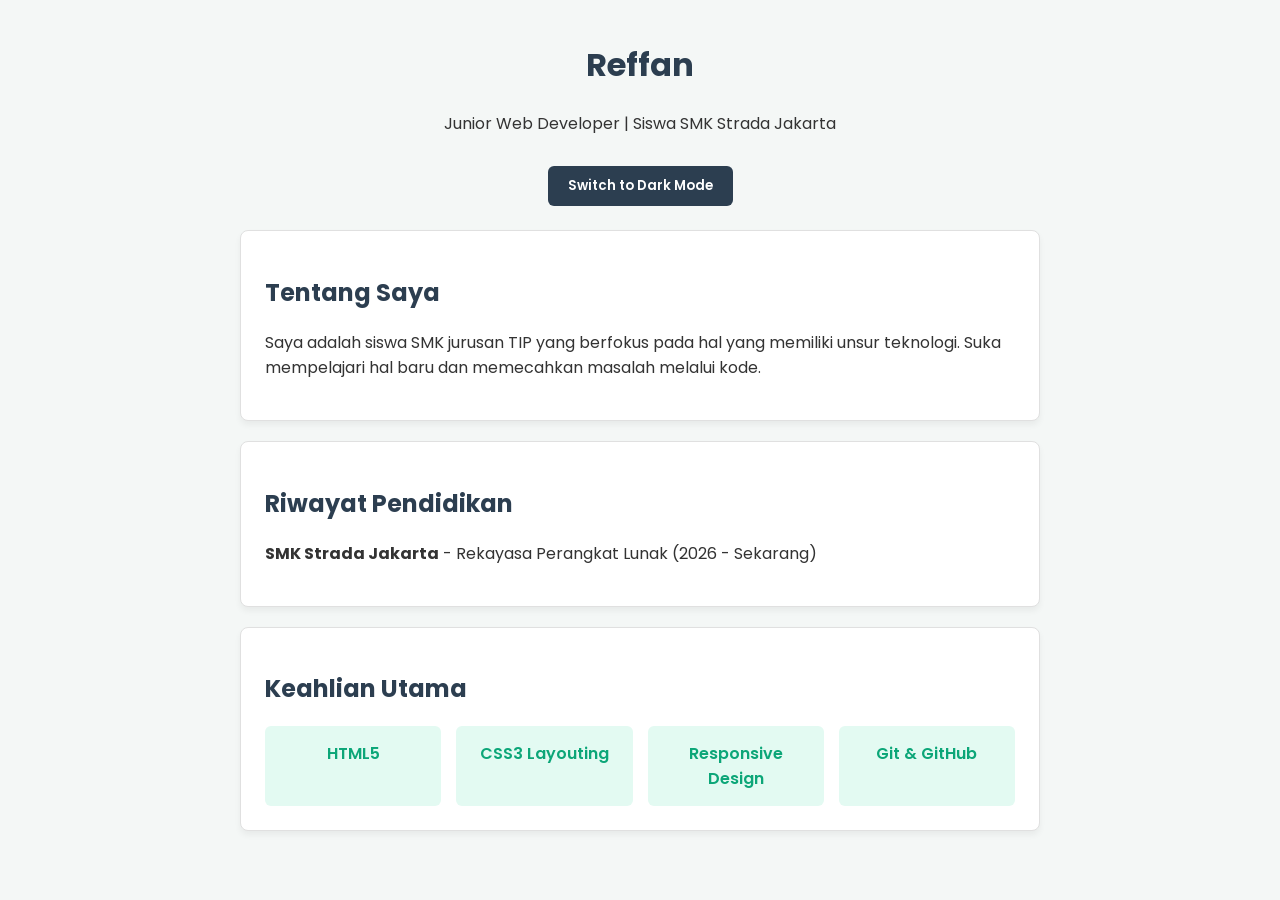
<file: reffan pemdas x tip 3/job3/index.html>
<!DOCTYPE html>
<html lang="id">
<head>
    <meta charset="UTF-8">
    <meta name="viewport" content="width=device-width, initial-scale=1.0">
    <title>Reffan</title>
    <link rel="stylesheet" href="style.css">
</head>
<body>
    <div class="cv-container">
        <header class="cv-header">
            <h1>Reffan</h1>
            <p>Junior Web Developer | Siswa SMK Strada Jakarta</p>
        </header>
        <div class="toggle-container">
            <button class="btn-toggle" id="themeToggleBtn" type="button">
                Switch to Dark Mode
            </button>
        </div>
        <section class="cv-card">
            <h2>Tentang Saya</h2>
            <p>Saya adalah siswa SMK jurusan TIP yang berfokus pada hal yang memiliki unsur teknologi. Suka mempelajari hal baru dan memecahkan masalah melalui kode.</p>
        </section>
        <section class="cv-card">
            <h2>Riwayat Pendidikan</h2>
            <p><strong>SMK Strada Jakarta</strong> - Rekayasa Perangkat Lunak (2026 - Sekarang)</p>
        </section>
        <section class="cv-card">
            <h2>Keahlian Utama</h2>
            <div class="skills-container">
                <div class="skill-item">HTML5</div>
                <div class="skill-item">CSS3 Layouting</div>
                <div class="skill-item">Responsive Design</div>
                <div class="skill-item">Git &amp; GitHub</div>
            </div>
        </section>
    </div>
    <script src="script.js"></script>
</body>
</html>
</file>
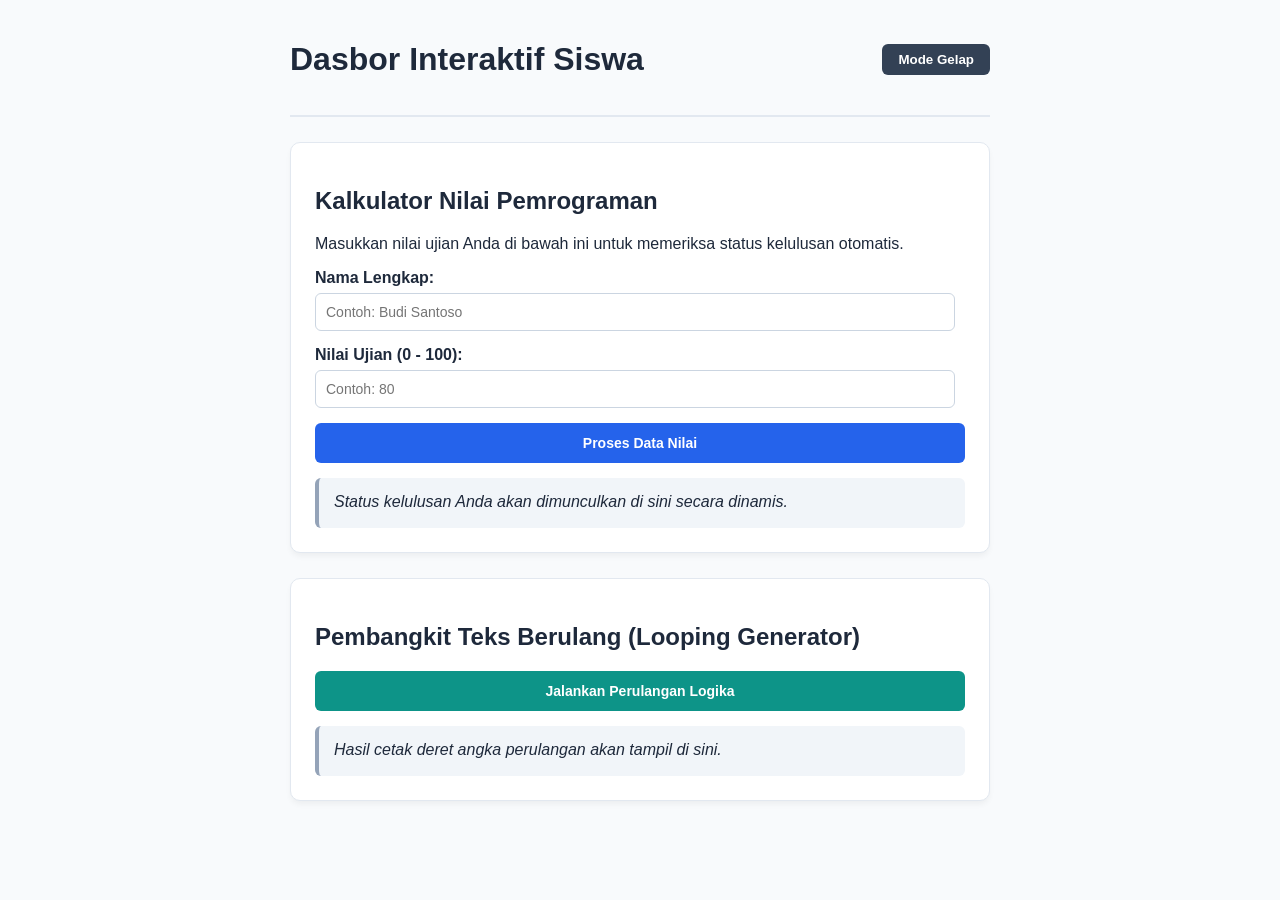
<file: reffan pemdas x tip 3/job4/index.html>
<!DOCTYPE html>
<html lang="id">
<head>
    <meta charset="UTF-8">
    <meta name="viewport" content="width=device-width, initial-scale=1.0">
    <title>Web Interaktif JavaScript - X RPL</title>
    <link rel="stylesheet" href="style.css">
</head>
<body>
    <div class="main-container">
        <header class="web-header">
            <h1>Dasbor Interaktif Siswa</h1>
            <button id="btn-togle" class="toggle-theme">Mode Gelap</button>
        </header>

        <section class="widget-card">
            <h2>Kalkulator Nilai Pemrograman</h2>
            <p>Masukkan nilai ujian Anda di bawah ini untuk memeriksa status kelulusan otomatis.</p>
            <div class="input-group">
                <label for="input-nama">Nama Lengkap:</label>
                <input type="text" id="input-nama" placeholder="Contoh: Budi Santoso">
            </div>
            <div class="input-group">
                <label for="input-nilai">Nilai Ujian (0 - 100):</label>
                <input type="number" id="input-nilai" placeholder="Contoh: 80">
            </div>
            <button id="btn-proses" class="action-btn">Proses Data Nilai</button>
            <div id="box-hasil" class="result-box">
                Status kelulusan Anda akan dimunculkan di sini secara dinamis.
            </div>
        </section>
        <section class="widget-card">
            <h2>Pembangkit Teks Berulang (Looping Generator)</h2>
            <button id="btn-loop" class="action-btn variant-btn">Jalankan Perulangan Logika</button>
            <div id="box-loop" class="result-box">
                Hasil cetak deret angka perulangan akan tampil di sini.
            </div>
        </section>
    </div>
    <script src="script.js"></script>
</body>
</html>
</file>
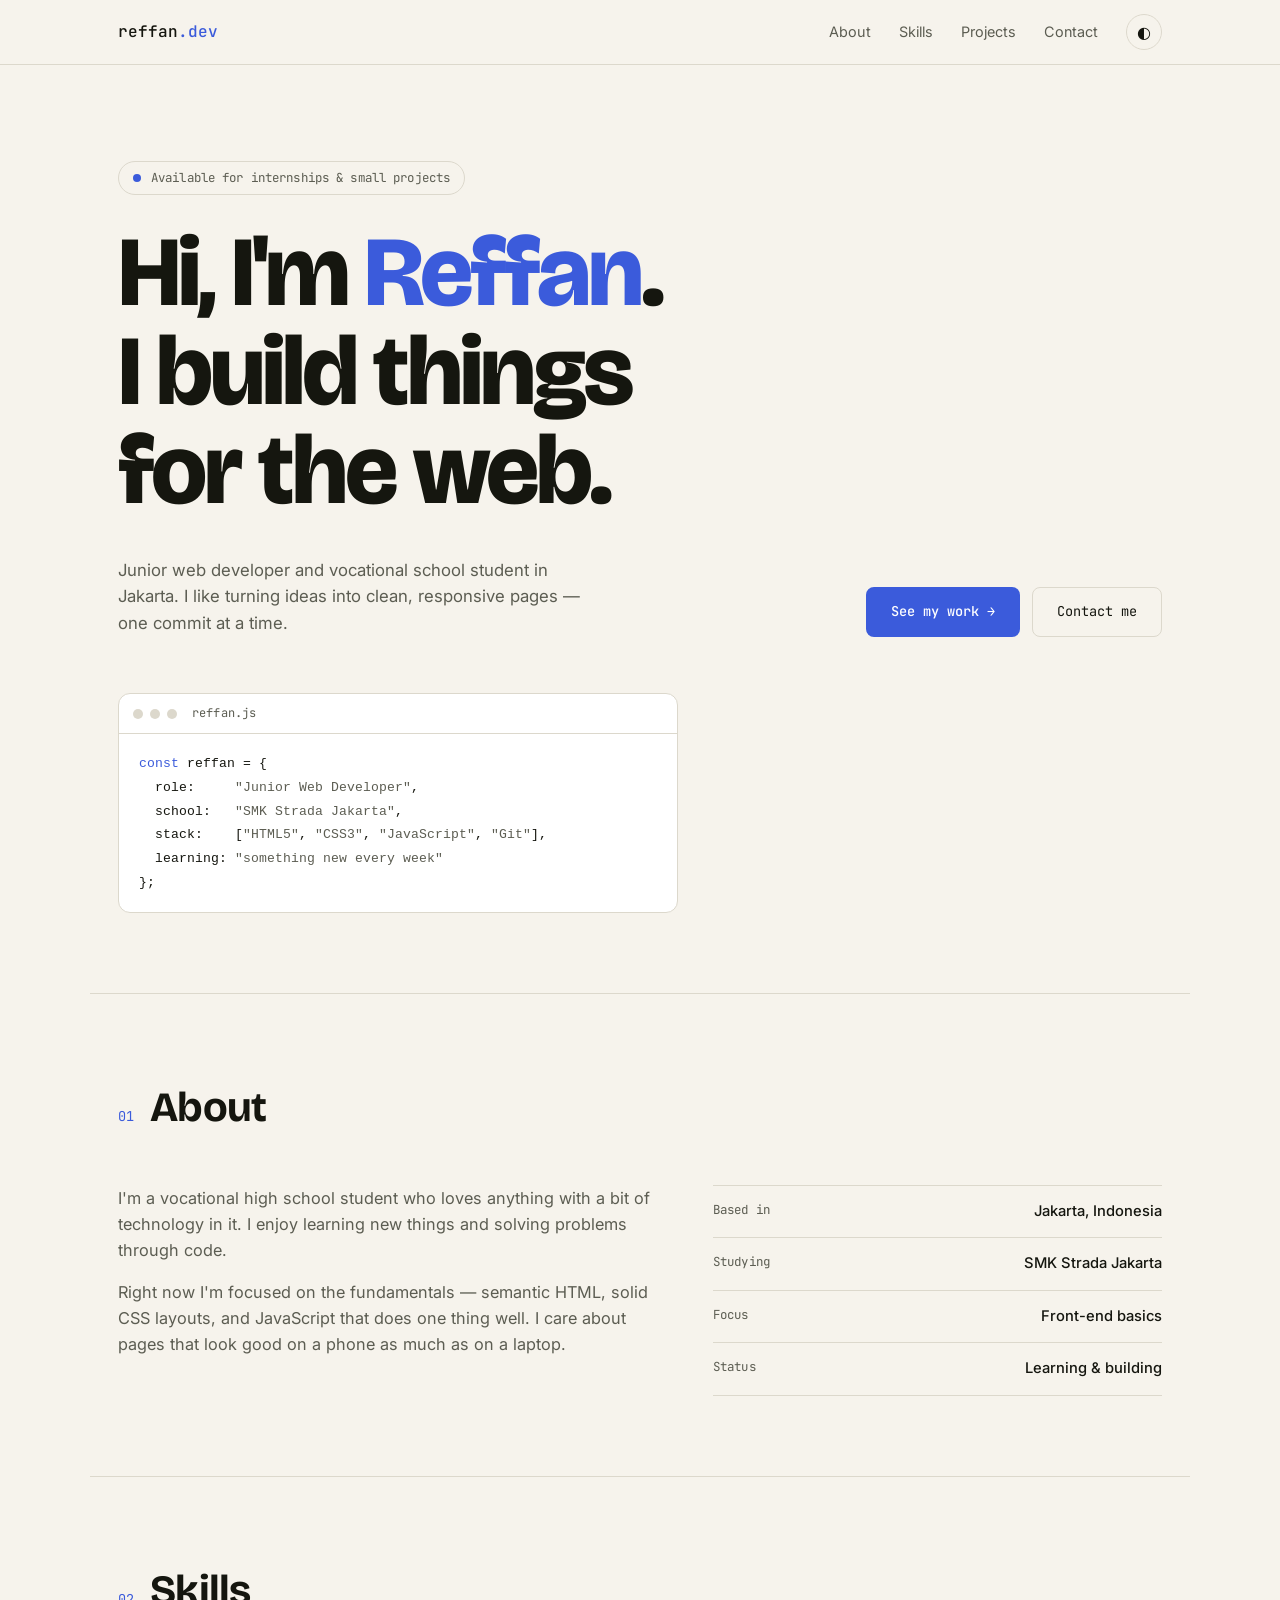
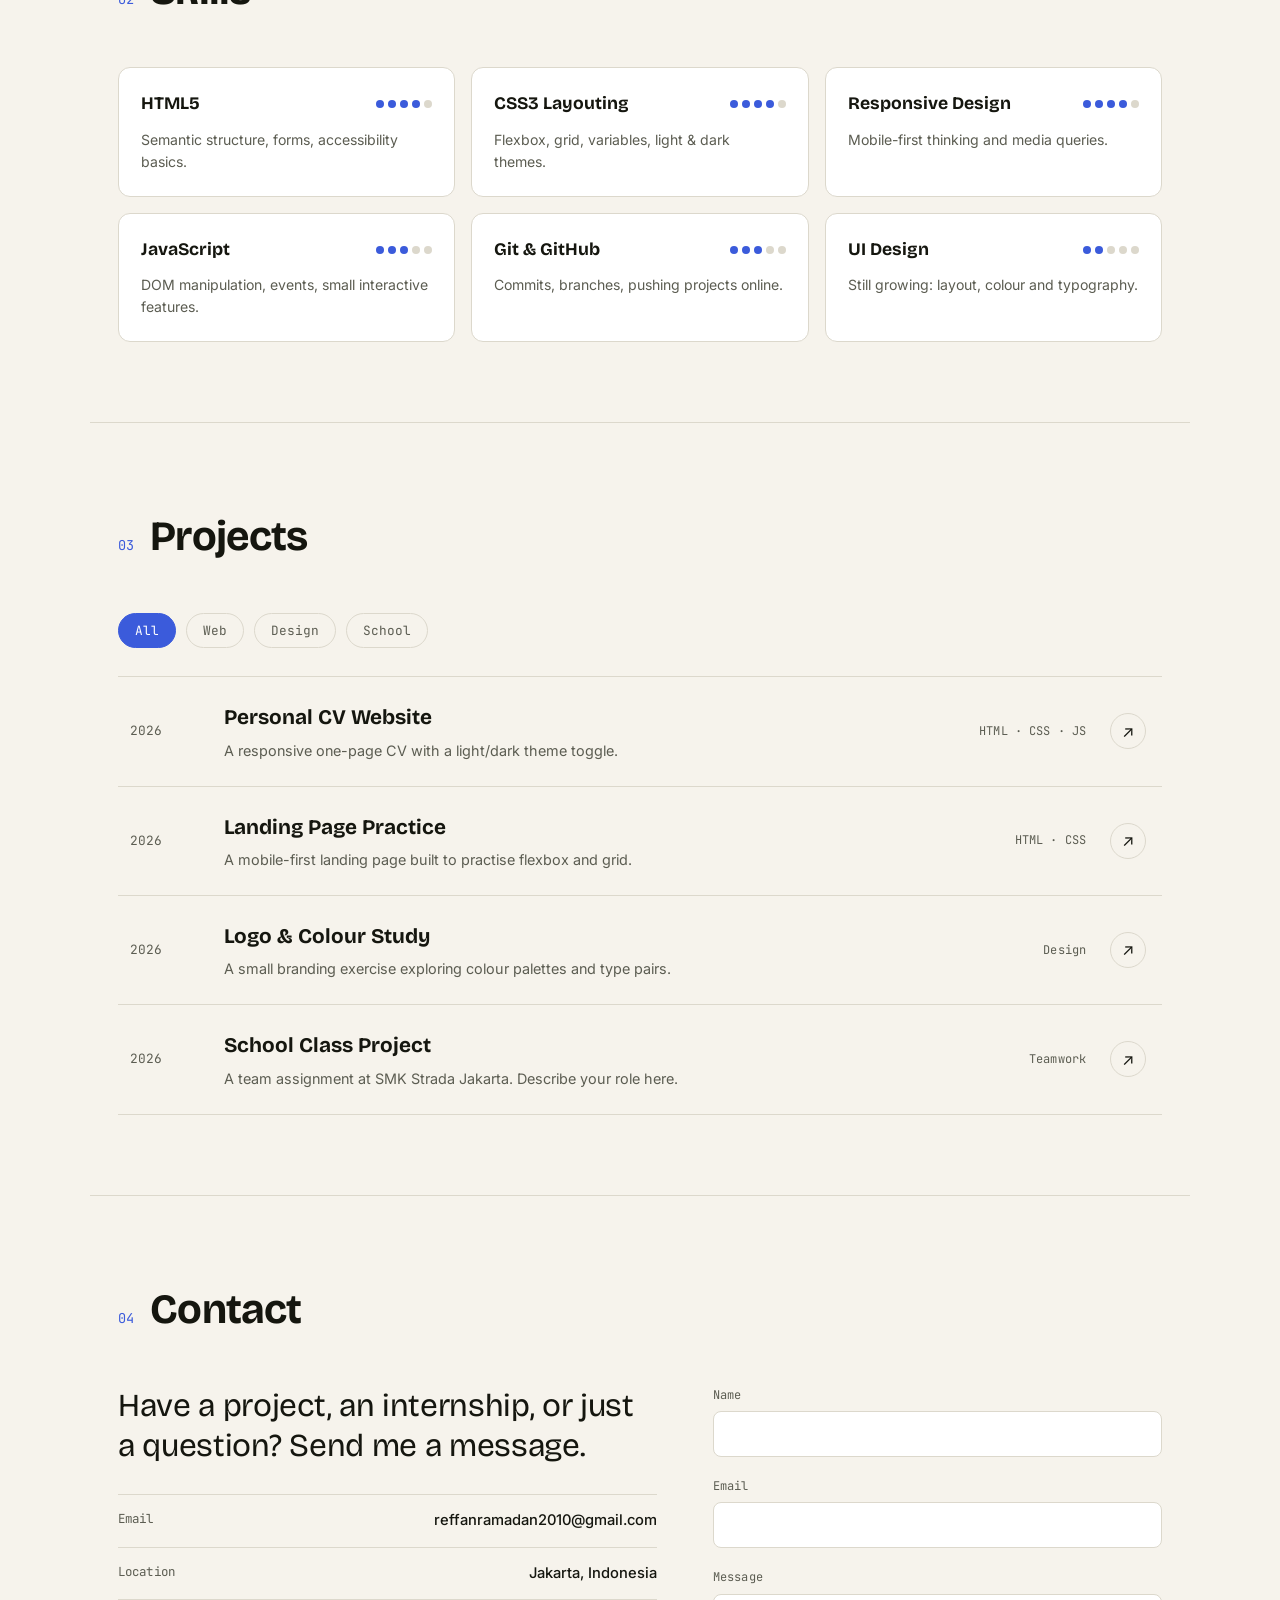
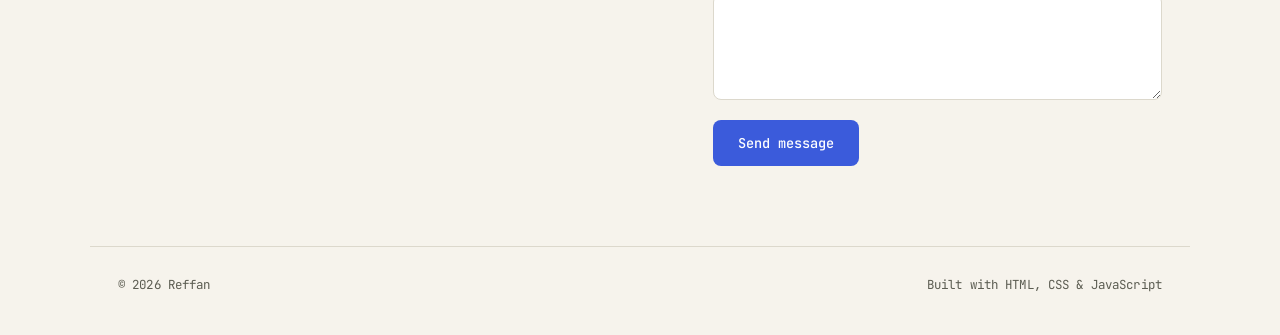
<file: reffan pemdas x tip 3/job6/index.html>
<!DOCTYPE html>
<html lang="en">
<head>
    <meta charset="UTF-8">
    <meta name="viewport" content="width=device-width, initial-scale=1.0">
    <title>Reffan — Junior Web Developer</title>
    <meta name="description" content="Portfolio of Reffan, a junior web developer and vocational school student in Jakarta.">
    <link rel="preconnect" href="https://fonts.googleapis.com">
    <link rel="preconnect" href="https://fonts.gstatic.com" crossorigin>
    <link href="https://fonts.googleapis.com/css2?family=Bricolage+Grotesque:wght@500;700;800&family=Inter:wght@400;500;600&family=JetBrains+Mono:wght@400;500&display=swap" rel="stylesheet">
    <link rel="stylesheet" href="style.css">
</head>
<body>

<header class="site-header">
    <nav class="wrap nav">
        <a href="#top" class="logo">reffan<span>.dev</span></a>
        <div class="nav-right">
            <ul class="nav-links">
                <li><a href="#about">About</a></li>
                <li><a href="#skills">Skills</a></li>
                <li><a href="#projects">Projects</a></li>
                <li><a href="#contact">Contact</a></li>
            </ul>
            <button class="theme-btn" id="themeBtn" type="button" aria-label="Switch to light mode">◐</button>
        </div>
    </nav>
</header>

<main id="top">

    <!-- HERO -->
    <section class="hero wrap">
        <p class="eyebrow mono"><span class="pulse"></span> Available for internships &amp; small projects</p>
        <h1>Hi, I'm <span class="accent">Reffan</span>.<br>I build things<br>for the web.</h1>
        <div class="hero-bottom">
            <p class="lead">Junior web developer and vocational school student in Jakarta. I like turning ideas into clean, responsive pages — one commit at a time.</p>
            <div class="hero-actions">
                <a href="#projects" class="btn btn-primary">See my work →</a>
                <a href="#contact" class="btn btn-ghost">Contact me</a>
            </div>
        </div>
        <div class="code-card mono" aria-hidden="true">
            <div class="code-bar"><i></i><i></i><i></i><span>reffan.js</span></div>
<pre><code><span class="c-k">const</span> <span class="c-v">reffan</span> = {
  role:     <span class="c-s">"Junior Web Developer"</span>,
  school:   <span class="c-s">"SMK Strada Jakarta"</span>,
  stack:    [<span class="c-s">"HTML5"</span>, <span class="c-s">"CSS3"</span>, <span class="c-s">"JavaScript"</span>, <span class="c-s">"Git"</span>],
  learning: <span class="c-s">"something new every week"</span>
};</code></pre>
        </div>
    </section>

    <!-- ABOUT -->
    <section id="about" class="section wrap">
        <div class="sec-head reveal">
            <span class="sec-num mono">01</span>
            <h2>About</h2>
        </div>
        <div class="about-grid">
            <div class="reveal">
                <p>I'm a vocational high school student who loves anything with a bit of technology in it. I enjoy learning new things and solving problems through code.</p>
                <p>Right now I'm focused on the fundamentals — semantic HTML, solid CSS layouts, and JavaScript that does one thing well. I care about pages that look good on a phone as much as on a laptop.</p>
            </div>
            <ul class="facts reveal">
                <li><span class="mono">Based in</span><b>Jakarta, Indonesia</b></li>
                <li><span class="mono">Studying</span><b>SMK Strada Jakarta</b></li>
                <li><span class="mono">Focus</span><b>Front-end basics</b></li>
                <li><span class="mono">Status</span><b>Learning &amp; building</b></li>
            </ul>
        </div>
    </section>

    <!-- SKILLS -->
    <section id="skills" class="section wrap">
        <div class="sec-head reveal">
            <span class="sec-num mono">02</span>
            <h2>Skills</h2>
        </div>
        <div class="skills-grid">
            <div class="skill reveal" data-level="4">
                <div class="skill-top"><h3>HTML5</h3><span class="dots" aria-label="Level 4 of 5"></span></div>
                <p>Semantic structure, forms, accessibility basics.</p>
            </div>
            <div class="skill reveal" data-level="4">
                <div class="skill-top"><h3>CSS3 Layouting</h3><span class="dots" aria-label="Level 4 of 5"></span></div>
                <p>Flexbox, grid, variables, light &amp; dark themes.</p>
            </div>
            <div class="skill reveal" data-level="4">
                <div class="skill-top"><h3>Responsive Design</h3><span class="dots" aria-label="Level 4 of 5"></span></div>
                <p>Mobile-first thinking and media queries.</p>
            </div>
            <div class="skill reveal" data-level="3">
                <div class="skill-top"><h3>JavaScript</h3><span class="dots" aria-label="Level 3 of 5"></span></div>
                <p>DOM manipulation, events, small interactive features.</p>
            </div>
            <div class="skill reveal" data-level="3">
                <div class="skill-top"><h3>Git &amp; GitHub</h3><span class="dots" aria-label="Level 3 of 5"></span></div>
                <p>Commits, branches, pushing projects online.</p>
            </div>
            <div class="skill reveal" data-level="2">
                <div class="skill-top"><h3>UI Design</h3><span class="dots" aria-label="Level 2 of 5"></span></div>
                <p>Still growing: layout, colour and typography.</p>
            </div>
        </div>
    </section>

    <!-- PROJECTS -->
    <section id="projects" class="section wrap">
        <div class="sec-head reveal">
            <span class="sec-num mono">03</span>
            <h2>Projects</h2>
        </div>
        <div class="filters reveal" role="group" aria-label="Filter projects">
            <button class="chip active" data-filter="all" type="button">All</button>
            <button class="chip" data-filter="web" type="button">Web</button>
            <button class="chip" data-filter="design" type="button">Design</button>
            <button class="chip" data-filter="school" type="button">School</button>
        </div>

        <!-- Replace titles, text and links with your real projects -->
        <ul class="proj-list" id="projList">
            <li class="proj reveal" data-cat="web">
                <span class="proj-year mono">2026</span>
                <div class="proj-body">
                    <h3>Personal CV Website</h3>
                    <p>A responsive one-page CV with a light/dark theme toggle.</p>
                </div>
                <span class="proj-tags mono">HTML · CSS · JS</span>
                <a href="#" class="proj-link" aria-label="Open Personal CV Website">↗</a>
            </li>
            <li class="proj reveal" data-cat="web">
                <span class="proj-year mono">2026</span>
                <div class="proj-body">
                    <h3>Landing Page Practice</h3>
                    <p>A mobile-first landing page built to practise flexbox and grid.</p>
                </div>
                <span class="proj-tags mono">HTML · CSS</span>
                <a href="#" class="proj-link" aria-label="Open Landing Page Practice">↗</a>
            </li>
            <li class="proj reveal" data-cat="design">
                <span class="proj-year mono">2026</span>
                <div class="proj-body">
                    <h3>Logo &amp; Colour Study</h3>
                    <p>A small branding exercise exploring colour palettes and type pairs.</p>
                </div>
                <span class="proj-tags mono">Design</span>
                <a href="#" class="proj-link" aria-label="Open Logo and Colour Study">↗</a>
            </li>
            <li class="proj reveal" data-cat="school">
                <span class="proj-year mono">2026</span>
                <div class="proj-body">
                    <h3>School Class Project</h3>
                    <p>A team assignment at SMK Strada Jakarta. Describe your role here.</p>
                </div>
                <span class="proj-tags mono">Teamwork</span>
                <a href="#" class="proj-link" aria-label="Open School Class Project">↗</a>
            </li>
        </ul>
    </section>

    <!-- CONTACT -->
    <section id="contact" class="section wrap">
        <div class="sec-head reveal">
            <span class="sec-num mono">04</span>
            <h2>Contact</h2>
        </div>
        <div class="contact-grid">
            <div class="reveal">
                <p class="big">Have a project, an internship, or just a question? Send me a message.</p>
                <ul class="facts">
                    <li><span class="mono">Email</span><b><a href="mailto:reffanramadan2010@gmail.com">reffanramadan2010@gmail.com</a></b></li>
                    <li><span class="mono">Location</span><b>Jakarta, Indonesia</b></li>
                </ul>
            </div>
            <form id="contactForm" class="reveal" novalidate>
                <div class="field">
                    <label for="cf-name" class="mono">Name</label>
                    <input id="cf-name" name="name" type="text" required autocomplete="name">
                </div>
                <div class="field">
                    <label for="cf-email" class="mono">Email</label>
                    <input id="cf-email" name="email" type="email" required autocomplete="email">
                </div>
                <div class="field">
                    <label for="cf-message" class="mono">Message</label>
                    <textarea id="cf-message" name="message" rows="4" required></textarea>
                </div>
                <div class="submit-row">
                    <button type="submit" class="btn btn-primary">Send message</button>
                    <span id="formMsg" class="mono" role="status" aria-live="polite"></span>
                </div>
            </form>
        </div>
    </section>
</main>

<footer class="wrap footer mono">
    <span>© 2026 Reffan</span>
    <span>Built with HTML, CSS &amp; JavaScript</span>
</footer>

<script src="script.js"></script>
</body>
</html>
</file>
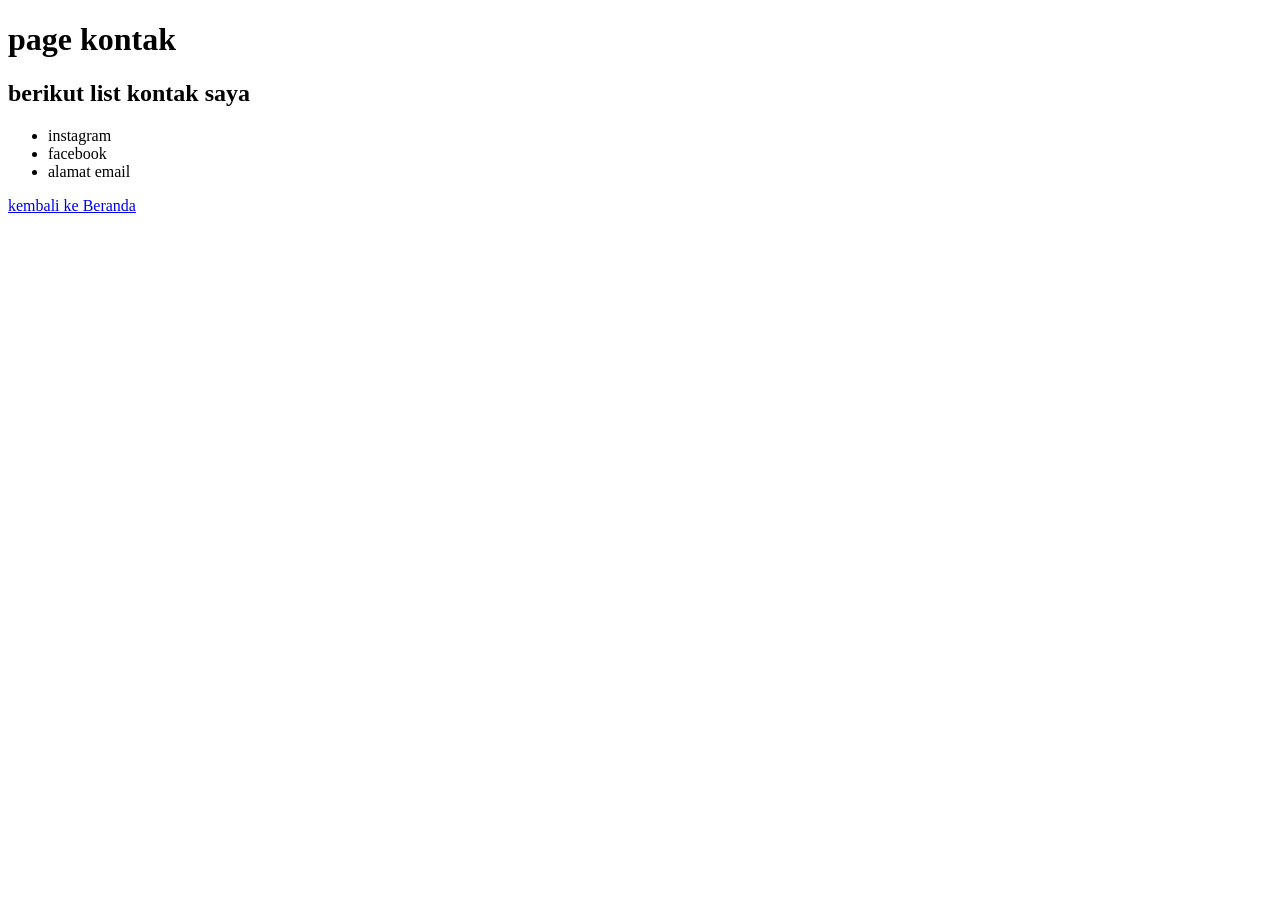
<file: reffan pemdas x tip 3/job2/kontak.html>
<!DOCTYPE html>
<html lang="en">
<head>
    <meta charset="UTF-8">
    <meta name="viewport" content="width=device-width, initial-scale=1.0">
    <title>DOcument</title>
</head>
<body>
    <header>
        <h1>page kontak</h1>
        <h2>berikut list kontak saya</h2>
        <Ul>
            <li>instagram</li>
            <li>facebook</li>
            <li>alamat email</li>
        </Ul>
        <nav>
            <a href="jobsheet2.html">kembali ke Beranda</a>
        </nav>
    </header>

</body>
</html>
</file>
<file: reffan pemdas x tip 3/job3/style.css>
@import url('https://fonts.googleapis.com/css2?family=Poppins:wght@300;400;600&display=swap');
 
/* ---------- Theme colors (light is default) ---------- */
:root {
    --bg: #f4f7f6;
    --text: #333333;
    --heading: #2c3e50;
    --card-bg: #ffffff;
    --card-border: #e0e0e0;
    --card-shadow: rgba(0, 0, 0, 0.05);
    --skill-bg: #e3faf2;
    --skill-text: #0ca678;
    --btn-bg: #2c3e50;
    --btn-text: #ffffff;
}
 
/* Dark: system preference, unless the user forced light */
@media (prefers-color-scheme: dark) {
    :root:not([data-theme="light"]) {
        --bg: #1a1a1a;
        --text: #f5f5f5;
        --heading: #ffffff;
        --card-bg: #2d2d2d;
        --card-border: #444444;
        --card-shadow: rgba(0, 0, 0, 0.3);
        --skill-bg: #1e3d37;
        --skill-text: #12b886;
        --btn-bg: #f4f7f6;
        --btn-text: #1a1a1a;
    }
}
 
/* Dark: user forced dark */
:root[data-theme="dark"] {
    --bg: #1a1a1a;
    --text: #f5f5f5;
    --heading: #ffffff;
    --card-bg: #2d2d2d;
    --card-border: #444444;
    --card-shadow: rgba(0, 0, 0, 0.3);
    --skill-bg: #1e3d37;
    --skill-text: #12b886;
    --btn-bg: #f4f7f6;
    --btn-text: #1a1a1a;
}
 
/* ---------- Base ---------- */
body {
    background-color: var(--bg);
    font-family: 'Poppins', sans-serif;
    color: var(--text);
    margin: 0;
    padding: 20px;
    transition: background-color 0.3s, color 0.3s;
}
 
h1, h2, h3 {
    color: var(--heading);
}
 
.cv-container {
    max-width: 800px;
    margin: 0 auto;
}
 
.cv-header {
    text-align: center;
    margin-bottom: 30px;
}
 
.toggle-container {
    text-align: center;
    margin-bottom: 24px;
}
 
.btn-toggle {
    background-color: var(--btn-bg);
    color: var(--btn-text);
    font-family: inherit;
    font-weight: 600;
    padding: 10px 20px;
    border: none;
    border-radius: 6px;
    cursor: pointer;
}
 
.btn-toggle:hover {
    opacity: 0.85;
}
 
.cv-card {
    background-color: var(--card-bg);
    padding: 24px;
    margin-bottom: 20px;
    border: 1px solid var(--card-border);
    border-radius: 8px;
    box-shadow: 0 4px 6px var(--card-shadow);
}
 
.skills-container {
    display: flex;
    justify-content: space-between;
    flex-wrap: wrap;
    gap: 15px;
}
 
.skill-item {
    flex: 1;
    min-width: 120px;
    background-color: var(--skill-bg);
    color: var(--skill-text);
    font-weight: 600;
    padding: 15px;
    text-align: center;
    border-radius: 6px;
}
 
@media (max-width: 600px) {
    .skills-container {
        flex-direction: column;
    }
    body {
        padding: 10px;
    }
    .cv-card {
        padding: 15px;
    }
}
</file>
<file: reffan pemdas x tip 3/job4/style.css>
body {
    background-color: #f8fafc;
    font-family: 'Segoe UI', Tahoma, Geneva, Verdana, sans-serif;
    color: #1e293b;
    margin: 0;
    padding: 20px;
    transition: background-color 0.3s ease, color 0.3s ease;
}
body.dark-theme {
    background-color: #0f172a;
    color: #f1f5f9;
}
.main-container {
    max-width: 700px;
    margin: 0 auto;
}
.web-header {
    display: flex;
    justify-content: space-between;
    align-items: center;
    margin-bottom: 25px;
    border-bottom: 2px solid #e2e8f0;
    padding-bottom: 15px;
}
.toggle-theme {
    background-color: #334155;
    color: #ffffff;
    border: none;
    padding: 8px 16px;
    border-radius: 6px;
    cursor: pointer;
    font-weight: 600;
}
.widget-card {
    background-color: #ffffff;
    padding: 24px;
    margin-bottom: 25px;
    border: 1px solid #e2e8f0;
    border-radius: 10px;
    box-shadow: 0 4px 6px -1px rgba(0, 0, 0, 0.05);
    transition: background-color 0.3s ease;
}
body.dark-theme .widget-card {
    background-color: #1e293b;
    border-color: #334155;
}
.input-group { margin-bottom: 15px; }
.input-group label { display: block; margin-bottom: 6px; font-weight: 600; }
.input-group input { width: 95%; padding: 10px; border: 1px solid #cbd5e1; border-radius: 6px; font-size: 14px; }
body.dark-theme .input-group input { background-color: #334155; color: white; border-color: #475569; }
.action-btn { background-color: #2563eb; color: white; border: none; padding: 12px 20px; font-size: 14px; font-weight: 600; border-radius: 6px; cursor: pointer; width: 100%; margin-bottom: 15px; }
.action-btn:hover { background-color: #1d4ed8; }
.variant-btn { background-color: #0d9488; }
.variant-btn:hover { background-color: #0f766e; }
.result-box { background-color: #f1f5f9; padding: 15px; border-radius: 6px; border-left: 4px solid #94a3b8; font-style: italic; min-height: 20px; }
body.dark-theme .result-box { background-color: #334155; border-left-color: #64748b; }
</file>
<file: reffan pemdas x tip 3/job6/style.css>
/* ---------- Theme tokens ---------- */
:root {
    --bg: #0e0f0c;
    --bg-alt: #171914;
    --text: #f2eee6;
    --text-soft: #a9a89f;
    --line: #2a2d25;
    --accent: #c6f432;
    --accent-ink: #11140a;
    --ok: #7fd18b;
    --err: #ff7a59;
}

:root[data-theme="light"] {
    --bg: #f6f3ec;
    --bg-alt: #ffffff;
    --text: #15160f;
    --text-soft: #5c5d52;
    --line: #dcd8cc;
    --accent: #3b5bdb;
    --accent-ink: #ffffff;
    --ok: #2f8f46;
    --err: #d9480f;
}

@media (prefers-color-scheme: light) {
    :root:not([data-theme="dark"]) {
        --bg: #f6f3ec;
        --bg-alt: #ffffff;
        --text: #15160f;
        --text-soft: #5c5d52;
        --line: #dcd8cc;
        --accent: #3b5bdb;
        --accent-ink: #ffffff;
        --ok: #2f8f46;
        --err: #d9480f;
    }
}

/* ---------- Base ---------- */
* { margin: 0; padding: 0; box-sizing: border-box; }

html { scroll-behavior: smooth; scroll-padding-top: 80px; }

body {
    background: var(--bg);
    color: var(--text);
    font-family: 'Inter', sans-serif;
    line-height: 1.6;
    overflow-x: hidden;
    transition: background 0.3s, color 0.3s;
}

a { color: inherit; text-decoration: none; }
ul { list-style: none; }
.mono { font-family: 'JetBrains Mono', monospace; letter-spacing: 0.01em; }
.accent { color: var(--accent); }

.wrap { max-width: 1100px; margin: 0 auto; padding: 0 28px; }

:focus-visible { outline: 2px solid var(--accent); outline-offset: 3px; }

/* ---------- Header ---------- */
.site-header {
    position: sticky; top: 0; z-index: 50;
    background: color-mix(in srgb, var(--bg) 88%, transparent);
    backdrop-filter: blur(8px);
    border-bottom: 1px solid var(--line);
}
.nav { display: flex; align-items: center; justify-content: space-between; height: 64px; }
.logo { font-family: 'JetBrains Mono', monospace; font-weight: 500; }
.logo span { color: var(--accent); }
.nav-right { display: flex; align-items: center; gap: 28px; }
.nav-links { display: flex; gap: 28px; font-size: 0.9rem; color: var(--text-soft); }
.nav-links a:hover { color: var(--text); }
.theme-btn {
    width: 36px; height: 36px;
    border: 1px solid var(--line); border-radius: 50%;
    background: transparent; color: var(--text);
    font-size: 1rem; cursor: pointer;
    transition: border-color 0.2s, transform 0.2s;
}
.theme-btn:hover { border-color: var(--accent); transform: rotate(20deg); }

/* ---------- Hero ---------- */
.hero { padding-top: 96px; padding-bottom: 80px; }
.eyebrow {
    display: inline-flex; align-items: center; gap: 10px;
    font-size: 0.78rem; color: var(--text-soft);
    border: 1px solid var(--line); border-radius: 999px;
    padding: 6px 14px; margin-bottom: 28px;
}
.pulse {
    width: 8px; height: 8px; border-radius: 50%;
    background: var(--accent);
    animation: pulse 2s infinite;
}
@keyframes pulse {
    0%   { box-shadow: 0 0 0 0 color-mix(in srgb, var(--accent) 60%, transparent); }
    70%  { box-shadow: 0 0 0 8px transparent; }
    100% { box-shadow: 0 0 0 0 transparent; }
}
.hero h1 {
    font-family: 'Bricolage Grotesque', sans-serif;
    font-weight: 800;
    font-size: clamp(2.8rem, 8vw, 6.2rem);
    line-height: 1;
    letter-spacing: -0.03em;
}
.hero-bottom {
    margin-top: 36px;
    display: flex; justify-content: space-between; align-items: flex-end;
    gap: 32px; flex-wrap: wrap;
}
.lead { max-width: 480px; color: var(--text-soft); font-size: 1.05rem; }
.hero-actions { display: flex; gap: 12px; flex-wrap: wrap; }

.btn {
    display: inline-block;
    font-family: 'JetBrains Mono', monospace; font-size: 0.85rem;
    padding: 13px 24px; border-radius: 8px;
    border: 1px solid transparent; cursor: pointer;
    transition: transform 0.2s, background 0.2s, border-color 0.2s;
}
.btn:hover { transform: translateY(-2px); }
.btn-primary { background: var(--accent); color: var(--accent-ink); font-weight: 500; }
.btn-ghost { border-color: var(--line); color: var(--text); background: transparent; }
.btn-ghost:hover { border-color: var(--accent); }

.code-card {
    margin-top: 56px; max-width: 560px;
    background: var(--bg-alt);
    border: 1px solid var(--line); border-radius: 12px;
    overflow: hidden; font-size: 0.82rem;
}
.code-bar {
    display: flex; align-items: center; gap: 7px;
    padding: 10px 14px; border-bottom: 1px solid var(--line);
    color: var(--text-soft); font-size: 0.75rem;
}
.code-bar i { width: 10px; height: 10px; border-radius: 50%; background: var(--line); }
.code-bar span { margin-left: 8px; }
.code-card pre { padding: 18px 20px; overflow-x: auto; line-height: 1.8; }
.c-k { color: var(--accent); }
.c-v { color: var(--text); font-weight: 500; }
.c-s { color: var(--text-soft); }

/* ---------- Sections ---------- */
.section { padding-top: 80px; padding-bottom: 80px; border-top: 1px solid var(--line); }
.sec-head { display: flex; align-items: baseline; gap: 16px; margin-bottom: 44px; }
.sec-num { color: var(--accent); font-size: 0.85rem; }
.sec-head h2 {
    font-family: 'Bricolage Grotesque', sans-serif;
    font-size: clamp(1.8rem, 4vw, 2.6rem);
    letter-spacing: -0.02em;
}

.about-grid, .contact-grid {
    display: grid; grid-template-columns: 1.2fr 1fr; gap: 56px; align-items: start;
}
.about-grid p { color: var(--text-soft); margin-bottom: 16px; font-size: 1.02rem; }

.facts li {
    display: flex; justify-content: space-between; gap: 16px;
    padding: 14px 0; border-top: 1px solid var(--line); font-size: 0.92rem;
}
.facts li:last-child { border-bottom: 1px solid var(--line); }
.facts span { color: var(--text-soft); font-size: 0.78rem; }
.facts b { font-weight: 500; text-align: right; }
.facts a:hover { color: var(--accent); }

/* ---------- Skills ---------- */
.skills-grid { display: grid; grid-template-columns: repeat(3, 1fr); gap: 16px; }
.skill {
    background: var(--bg-alt); border: 1px solid var(--line);
    border-radius: 12px; padding: 22px;
    transition: border-color 0.2s, transform 0.2s;
}
.skill:hover { border-color: var(--accent); transform: translateY(-3px); }
.skill-top { display: flex; justify-content: space-between; align-items: center; margin-bottom: 10px; }
.skill h3 { font-family: 'Bricolage Grotesque', sans-serif; font-size: 1.1rem; }
.skill p { color: var(--text-soft); font-size: 0.88rem; }
.dots { display: inline-flex; gap: 4px; }
.dots i { width: 8px; height: 8px; border-radius: 50%; background: var(--line); }
.dots i.on { background: var(--accent); }

/* ---------- Projects ---------- */
.filters { display: flex; gap: 10px; flex-wrap: wrap; margin-bottom: 28px; }
.chip {
    font-family: 'JetBrains Mono', monospace; font-size: 0.8rem;
    padding: 8px 16px; border-radius: 999px;
    border: 1px solid var(--line); background: transparent;
    color: var(--text-soft); cursor: pointer;
    transition: all 0.2s;
}
.chip:hover { color: var(--text); border-color: var(--text-soft); }
.chip.active { background: var(--accent); color: var(--accent-ink); border-color: var(--accent); }

.proj {
    display: grid; grid-template-columns: 70px 1fr auto 40px;
    align-items: center; gap: 24px;
    padding: 24px 12px; border-top: 1px solid var(--line);
    transition: background 0.2s, padding 0.2s;
}
.proj:last-child { border-bottom: 1px solid var(--line); }
.proj:hover { background: var(--bg-alt); padding-left: 20px; }
.proj.hide { display: none; }
.proj-year { color: var(--text-soft); font-size: 0.8rem; }
.proj h3 { font-family: 'Bricolage Grotesque', sans-serif; font-size: 1.3rem; margin-bottom: 4px; }
.proj p { color: var(--text-soft); font-size: 0.9rem; }
.proj-tags { color: var(--text-soft); font-size: 0.75rem; white-space: nowrap; }
.proj-link {
    width: 36px; height: 36px; display: grid; place-items: center;
    border: 1px solid var(--line); border-radius: 50%;
    transition: all 0.2s;
}
.proj:hover .proj-link { background: var(--accent); color: var(--accent-ink); border-color: var(--accent); }

/* ---------- Contact ---------- */
.big {
    font-family: 'Bricolage Grotesque', sans-serif;
    font-size: clamp(1.4rem, 3vw, 2rem); line-height: 1.25;
    margin-bottom: 28px; letter-spacing: -0.01em;
}
form { display: flex; flex-direction: column; gap: 20px; }
.field { display: flex; flex-direction: column; gap: 6px; }
.field label { font-size: 0.75rem; color: var(--text-soft); }
.field input, .field textarea {
    background: var(--bg-alt); color: var(--text);
    border: 1px solid var(--line); border-radius: 8px;
    padding: 12px 14px; font-family: 'Inter', sans-serif; font-size: 1rem;
    resize: vertical; transition: border-color 0.2s;
}
.field input:focus, .field textarea:focus { border-color: var(--accent); outline: none; }
.submit-row { display: flex; align-items: center; gap: 16px; flex-wrap: wrap; }
#formMsg { font-size: 0.8rem; }
#formMsg.ok { color: var(--ok); }
#formMsg.err { color: var(--err); }

/* ---------- Footer ---------- */
.footer {
    display: flex; justify-content: space-between; flex-wrap: wrap; gap: 8px;
    padding-top: 28px; padding-bottom: 40px;
    border-top: 1px solid var(--line);
    font-size: 0.78rem; color: var(--text-soft);
}

/* ---------- Scroll reveal ---------- */
.reveal { opacity: 0; transform: translateY(20px); transition: opacity 0.6s ease, transform 0.6s ease; }
.reveal.in { opacity: 1; transform: none; }

@media (prefers-reduced-motion: reduce) {
    html { scroll-behavior: auto; }
    * { animation: none !important; transition-duration: 0.001ms !important; }
    .reveal { opacity: 1; transform: none; }
}

/* ---------- Responsive ---------- */
@media (max-width: 860px) {
    .about-grid, .contact-grid { grid-template-columns: 1fr; gap: 32px; }
    .skills-grid { grid-template-columns: repeat(2, 1fr); }
    .nav-links { gap: 16px; font-size: 0.82rem; }
    .proj { grid-template-columns: 56px 1fr 36px; }
    .proj-tags { display: none; }
}
@media (max-width: 560px) {
    .wrap { padding: 0 18px; }
    .hero { padding-top: 56px; }
    .skills-grid { grid-template-columns: 1fr; }
    .nav-links { display: none; }
}
</file>
